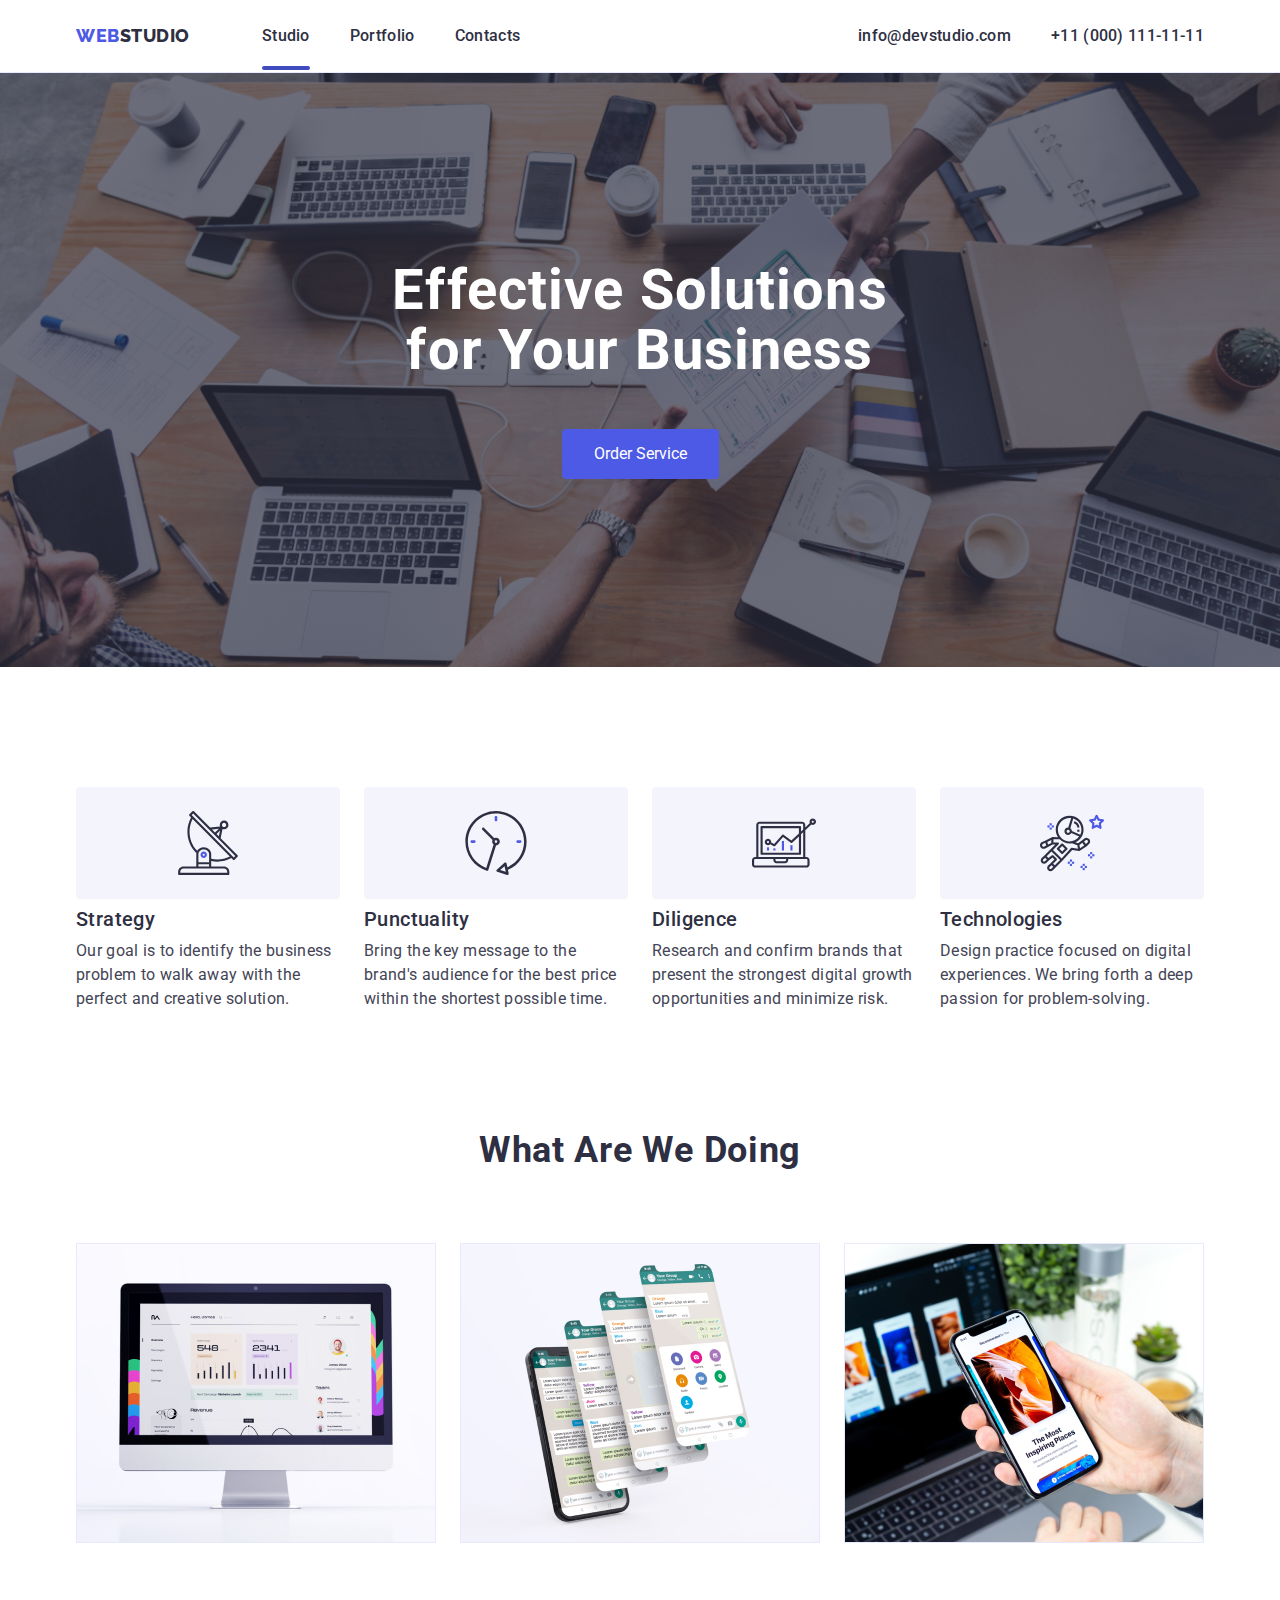
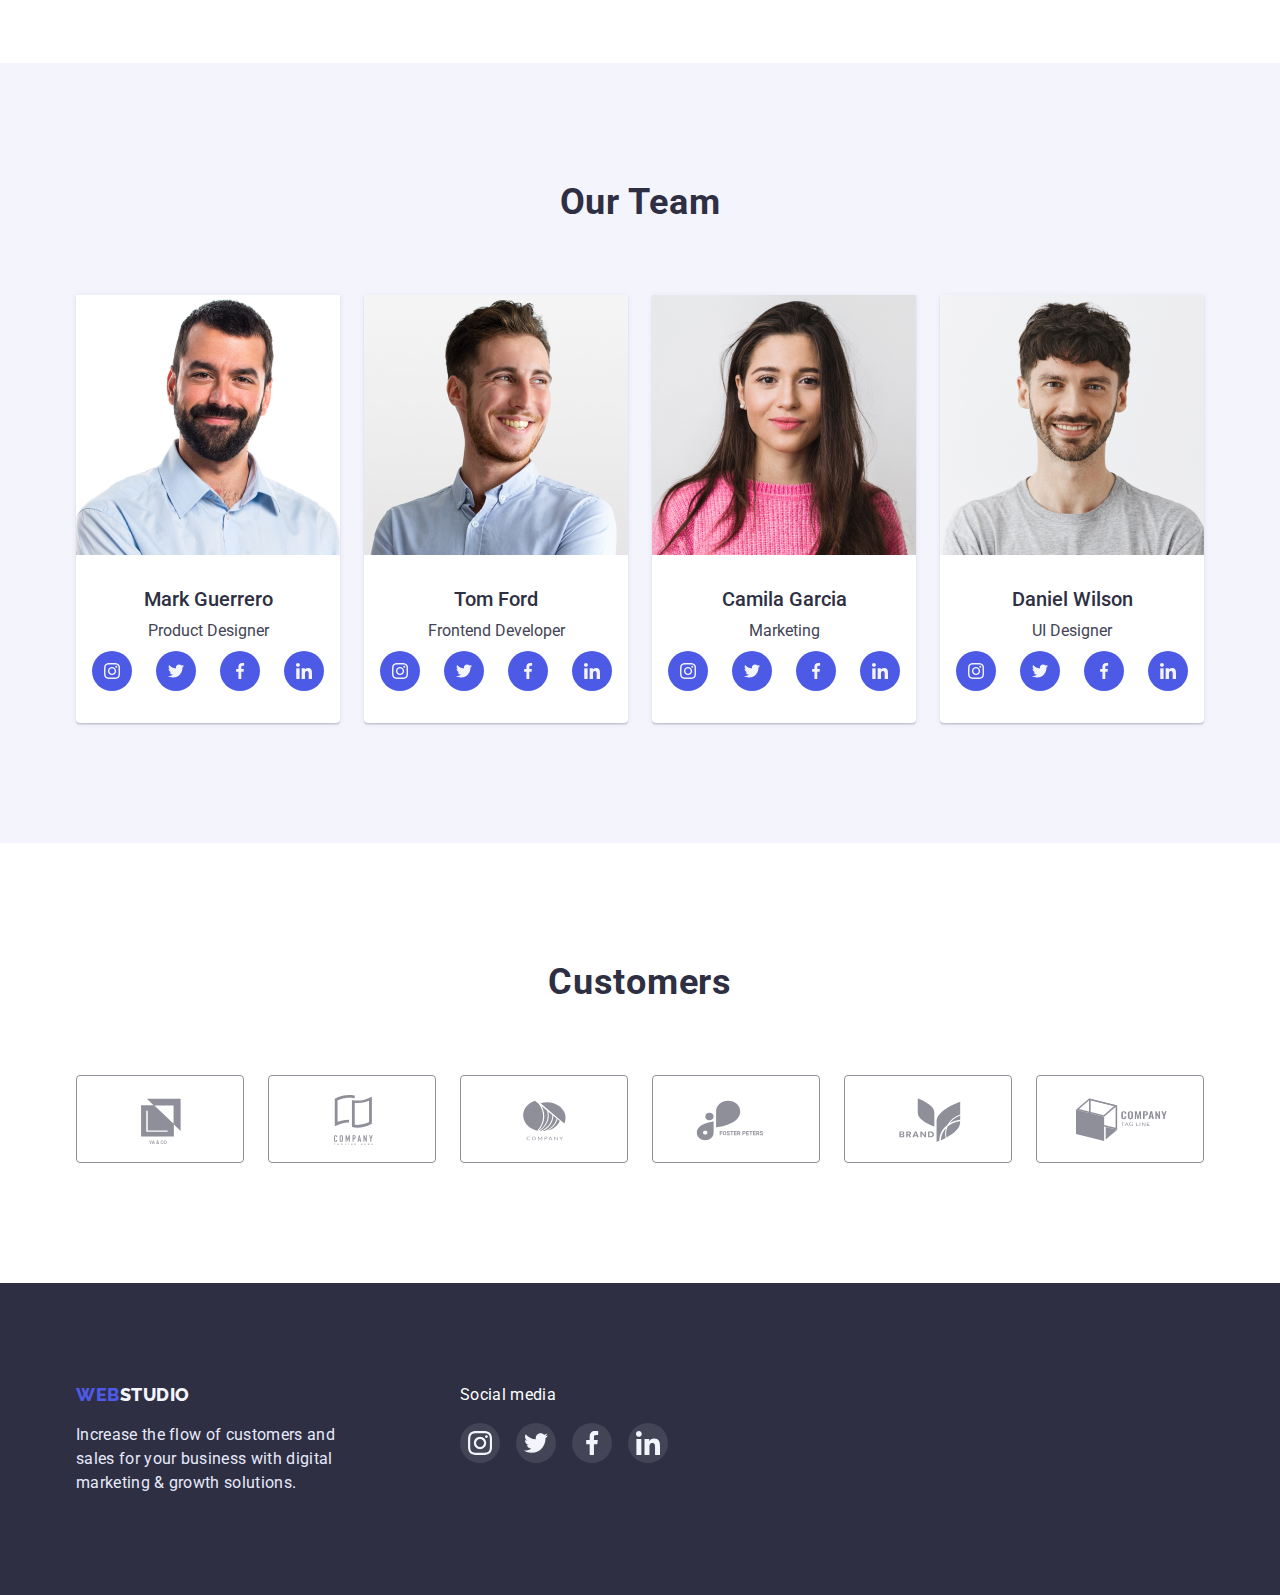
<file: index.html>
<!DOCTYPE html>
<html lang="en">

<head>
    <meta charset="UTF-8">
    <meta http-equiv="X-UA-Compatible" content="IE=edge">
    <meta name="viewport" content="width=device-width, initial-scale=1.0">
    <title>HW5 WebStudio</title>
    <link rel="preconnect" href="https://fonts.googleapis.com" />
    <link rel="preconnect" href="https://fonts.gstatic.com" crossorigin />
    <link 
        href="https://fonts.googleapis.com/css2?family=Roboto:wght@400;500;700&family=Raleway:wght@800&display=swap" 
        rel="stylesheet" />
    <link rel="stylesheet" href="https://cdn.jsdelivr.net/npm/modern-normalize@1.1.0/modern-normalize.min.css">
    <link rel="stylesheet" href="./css/styles.css" />
</head>

<body>
    <header class="header">
        <div class="container">
            <nav class="nav">
                <a class="header-logo link" href="./index.html"><span>Web</span>Studio</a>
                <ul class="nav-list list">
                    <li class="nav-item"><a class="header-links link current" href="./index.html">Studio</a></li>
                    <li class="nav-item"><a class="header-links link" href="./portfolio.html">Portfolio</a></li>
                    <li class="nav-item"><a class="header-links link" href="#">Contacts</a></li>
                </ul>
            </nav>
            <address class="address">
                <ul class="address-list list">
                    <li class="address-item">
                        <a class="header-address link" href="mailto:info@devstudio.com">info@devstudio.com</a>
                    </li>
                    <li class="address-item">
                        <a class="header-address link" href="tel:+110001111111">+11 (000) 111-11-11</a>
                    </li>
                </ul>
            </address>
        </div>
    </header>
    <main>
        <section class="hero">
            <div class="container">
                <h1 class="hero-title">Effective Solutions for Your Business</h1>
                <button type="button" class="service-button" data-modal-open>Order Service</button>
            </div>
        </section>
        <section class="benefits">
            <div class="container">
                <h2 class="section-title hide">Benefits</h2>
                <ul class="ul-imgs list">
                    <li class="benefits-item">
                        <div class="benefits-icon">
                            <svg class="ben-icon" height="64" width="64">
                                <use href="./images/icons.svg#icon-strategy"></use>
                            </svg>
                        </div>
                        <h3 class="section-subtitle">Strategy</h3>
                        <p class="section-description">Our goal is to identify the business problem to walk away with the perfect and
                            creative solution.
                        </p>
                    </li>
                    <li class="benefits-item">
                        <div class="benefits-icon">
                            <svg class="ben-icon" height="64" width="64">
                                <use href="./images/icons.svg#icon-punctuality"></use>
                            </svg>
                        </div>
                        <h3 class="section-subtitle">Punctuality</h3>
                        <p class="section-description">Bring the key message to the brand's audience for the best price within the
                            shortest possible
                            time.</p>
                    </li>
                    <li class="benefits-item">
                        <div class="benefits-icon">
                            <svg class="ben-icon" height="64" width="64">
                                <use href="./images/icons.svg#icon-diligence"></use>
                            </svg>
                        </div>
                        <h3 class="section-subtitle">Diligence</h3>
                        <p class="section-description">Research and confirm brands that present the strongest digital growth
                            opportunities and minimize
                            risk.</p>
                    </li>
                    <li class="benefits-item">
                        <div class="benefits-icon">
                            <svg class="ben-icon" height="64" width="64">
                                <use href="./images/icons.svg#icon-technologies"></use>
                            </svg>
                        </div>
                        <h3 class="section-subtitle">Technologies</h3>
                        <p class="section-description">Design practice focused on digital experiences. We bring forth a deep passion for
                            problem-solving.</p>
                    </li>
                </ul>
            </div>
        </section>
        <section class="photos">
            <div class="container">
                <h2 class="section-title">What are we doing</h2>
                <ul class="ul-imgs list">
                    <li>
                        <img src="./images/Desktop.jpg" alt="Desktop" width="360" />
                    </li>
                    <li>
                        <img src="./images/Mobile.jpg" alt="Mobile app" width="360" />
                    </li>
                    <li>
                        <img src="./images/Result.jpg" alt="Result" width="360" />
                    </li>
                </ul>
            </div>
        </section>
        <section class="section-team section">
            <div class="container">
                <h2 class="section-title">Our Team</h2>
                <ul class="list ul-imgs">
                    <li class="teammates">
                        <img src="./images/Mark.jpg" alt="Mark Guerrero" width="264" />
                        <div class="team-block">
                            <h3 class="team-subtitle">Mark Guerrero</h3>
                            <p class="team-description">Product Designer</p>
                            <ul class="social-list list">
                                <li class="social-item">
                                    <a href="#" class="social-link">
                                        <svg class="social-icon">
                                            <use href="./images/icons.svg#icon-teaminstagram"></use>
                                        </svg>
                                    </a>
                                </li>
                                <li class="social-item">
                                    <a href="#" class="social-link">
                                        <svg class="social-icon">
                                            <use href="./images/icons.svg#icon-teamtwit"></use>
                                        </svg>
                                    </a>
                                </li>
                                <li class="social-item">
                                    <a href="#" class="social-link">
                                        <svg class="social-icon">
                                            <use href="./images/icons.svg#icon-teamface"></use>
                                        </svg>
                                    </a>
                                </li><li class="social-item">
                                    <a href="#" class="social-link">
                                        <svg class="social-icon">
                                            <use href="./images/icons.svg#icon-teamlink"></use>
                                        </svg>
                                    </a>
                                </li>
                            </ul>
                        </div>
                    </li>
                    <li class="teammates">
                        <img src="./images/Tom.jpg" alt="Tom Ford" width="264" />
                        <div class="team-block">
                            <h3 class="team-subtitle">Tom Ford</h3>
                            <p class="team-description">Frontend Developer</p>
                            <ul class="social-list list">
                                <li class="social-item">
                                    <a href="#" class="social-link">
                                        <svg class="social-icon">
                                            <use href="./images/icons.svg#icon-teaminstagram"></use>
                                        </svg>
                                    </a>
                                </li>
                                <li class="social-item">
                                    <a href="#" class="social-link">
                                        <svg class="social-icon">
                                            <use href="./images/icons.svg#icon-teamtwit"></use>
                                        </svg>
                                    </a>
                                </li>
                                <li class="social-item">
                                    <a href="#" class="social-link">
                                        <svg class="social-icon">
                                            <use href="./images/icons.svg#icon-teamface"></use>
                                        </svg>
                                    </a>
                                </li>
                                <li class="social-item">
                                    <a href="#" class="social-link">
                                        <svg class="social-icon">
                                            <use href="./images/icons.svg#icon-teamlink"></use>
                                        </svg>
                                    </a>
                                </li>
                            </ul>
                        </div>
                    </li>
                    <li class="teammates">
                        <img src="./images/Camila.jpg" alt="Camila Garcia" width="264" />
                        <div class="team-block">
                            <h3 class="team-subtitle">Camila Garcia</h3>
                            <p class="team-description">Marketing</p>
                            <ul class="social-list list">
                                <li class="social-item">
                                    <a href="#" class="social-link">
                                        <svg class="social-icon">
                                            <use href="./images/icons.svg#icon-teaminstagram"></use>
                                        </svg>
                                    </a>
                                </li>
                                <li class="social-item">
                                    <a href="#" class="social-link">
                                        <svg class="social-icon">
                                            <use href="./images/icons.svg#icon-teamtwit"></use>
                                        </svg>
                                    </a>
                                </li>
                                <li class="social-item">
                                    <a href="#" class="social-link">
                                        <svg class="social-icon">
                                            <use href="./images/icons.svg#icon-teamface"></use>
                                        </svg>
                                    </a>
                                </li>
                                <li class="social-item">
                                    <a href="#" class="social-link">
                                        <svg class="social-icon">
                                            <use href="./images/icons.svg#icon-teamlink"></use>
                                        </svg>
                                    </a>
                                </li>
                            </ul>
                        </div>
                    </li>
                    <li class="teammates">
                        <img src="./images/Daniel.jpg" alt="Daniel Wilson" width="264" />
                        <div class="team-block">
                            <h3 class="team-subtitle">Daniel Wilson</h3>
                            <p class="team-description">UI Designer</p>
                            <ul class="social-list list">
                                <li class="social-item">
                                    <a href="#" class="social-link">
                                        <svg class="social-icon">
                                            <use href="./images/icons.svg#icon-teaminstagram"></use>
                                        </svg>
                                    </a>
                                </li>
                                <li class="social-item">
                                    <a href="#" class="social-link">
                                        <svg class="social-icon">
                                            <use href="./images/icons.svg#icon-teamtwit"></use>
                                        </svg>
                                    </a>
                                </li>
                                <li class="social-item">
                                    <a href="#" class="social-link">
                                        <svg class="social-icon">
                                            <use href="./images/icons.svg#icon-teamface"></use>
                                        </svg>
                                    </a>
                                </li>
                                <li class="social-item">
                                    <a href="#" class="social-link">
                                        <svg class="social-icon">
                                            <use href="./images/icons.svg#icon-teamlink"></use>
                                        </svg>
                                    </a>
                                </li>
                            </ul>
                        </div>
                    </li>
                </ul>
            </div>
        </section>
        <section class="section-customers">
            <div class="container">
                <h2 class="section-title">Customers</h2>
                <ul class="ul-customers list">
                    <li class="li-customers">
                        <a class="customers-icon" href="#">
                            <svg class="svg-images" width="104" height="54">
                                <use href="./images/icons.svg#icon-comp1"></use>
                            </svg>
                        </a>
                    </li>
                    <li class="li-customers">
                        <a class="customers-icon" href="#">
                            <svg class="svg-images" width="104" height="54">
                                <use href="./images/icons.svg#icon-comp2"></use>
                            </svg>
                        </a>
                    </li>
                    <li class="li-customers">
                        <a class="customers-icon" href="#">
                            <svg class="svg-images" width="104" height="54">
                                <use href="./images/icons.svg#icon-comp3"></use>
                            </svg>
                        </a>
                    </li>
                    <li class="li-customers">
                        <a class="customers-icon" href="#">
                            <svg class="svg-images" width="104" height="54">
                                <use href="./images/icons.svg#icon-comp4"></use>
                            </svg>
                        </a>
                    </li>
                    <li class="li-customers">
                        <a class="customers-icon" href="#">
                            <svg class="svg-images" width="104" height="54">
                                <use href="./images/icons.svg#icon-comp5"></use>
                            </svg>
                        </a>
                    </li>
                    <li class="li-customers">
                        <a class="customers-icon" href="#">
                            <svg class="svg-images" width="104" height="54">
                                <use href="./images/icons.svg#icon-comp6"></use>
                            </svg>
                        </a>
                    </li>
                </ul>
            </div>
        </section>
    </main>
    <footer class="footer">
        <div class="container">
            <div class="footer-l">
                <a class="footer-logo link" href="./index.html"><span>Web</span>Studio</a>
                <p class="footer-paragraph">Increase the flow of customers and sales for your business with digital marketing & growth
                    solutions.</p>
            </div>
            <div class="media">
                <p class="social-text">Social media</p>
                <ul class="ul-footer list">
                    <li class="msocials-item">
                        <a class="footer-icon" href="#">
                            <svg class="svg-footer" width="24" height="24">
                                <use href="./images/icons.svg#icon-instagram"></use>
                            </svg>
                        </a>
                    </li>
                    <li class="msocials-item">
                        <a class="footer-icon" href="#">
                            <svg class="svg-footer" width="24" height="24">
                                <use href="./images/icons.svg#icon-twitter"></use>
                            </svg>
                        </a>
                    </li>
                    <li class="msocials-item">
                        <a class="footer-icon" href="#">
                            <svg class="svg-footer" width="24" height="24">
                                <use href="./images/icons.svg#icon-facebook"></use>
                            </svg>
                        </a>
                    </li>
                    <li class="msocials-item">
                        <a class="footer-icon" href="#">
                            <svg class="svg-footer" width="24" height="24">
                                <use href="./images/icons.svg#icon-linkedin"></use>
                            </svg>
                        </a>
                    </li>
                </ul>
            </div>
        </div>
    </footer>
    <div class="backdrop is-hidden" data-modal>
        <div class="modal">
            <button class="modal-close" type="button" data-modal-close>
                <svg class='close-icon' width="8" height="8">
                    <use href="./images/icons.svg#icon-close"></use>
                </svg>
            </button>
        </div>
    </div>
    <script src="./js/modal.js"></script>
</body>

</html>
</file>
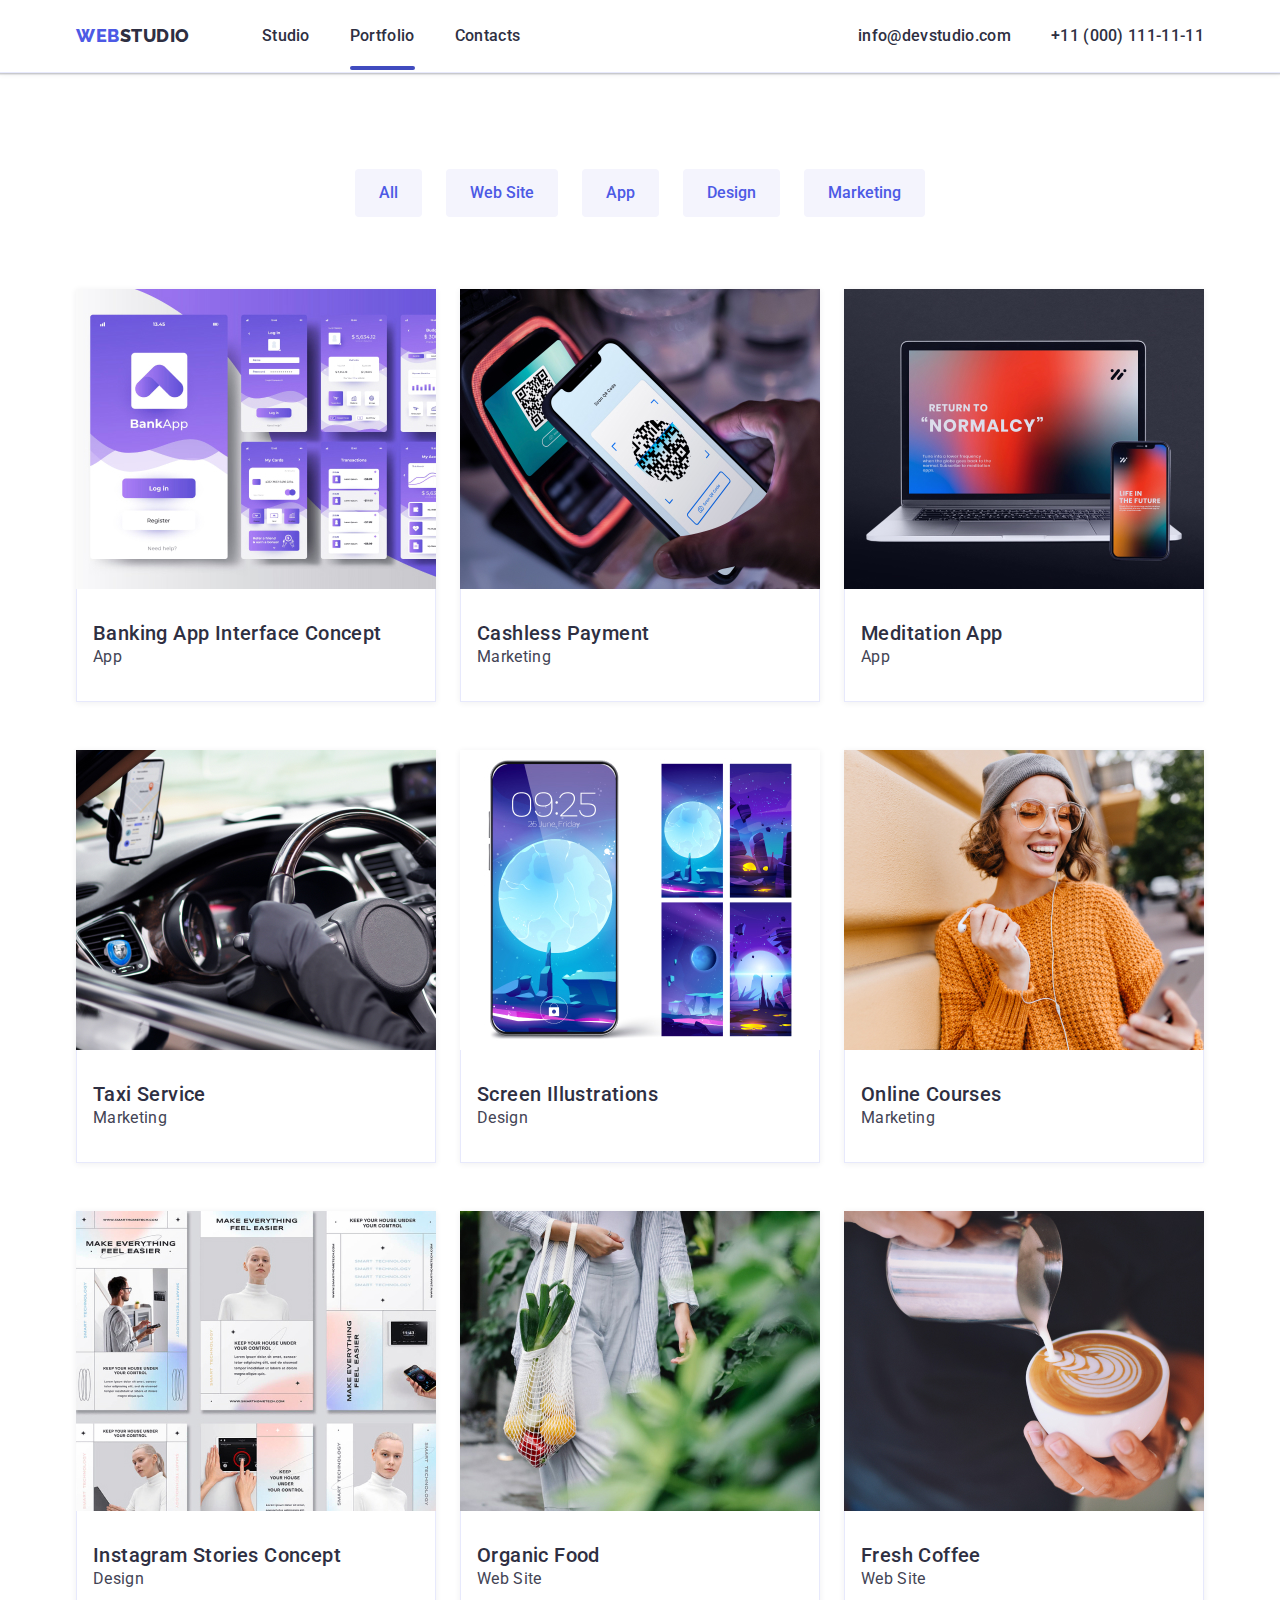
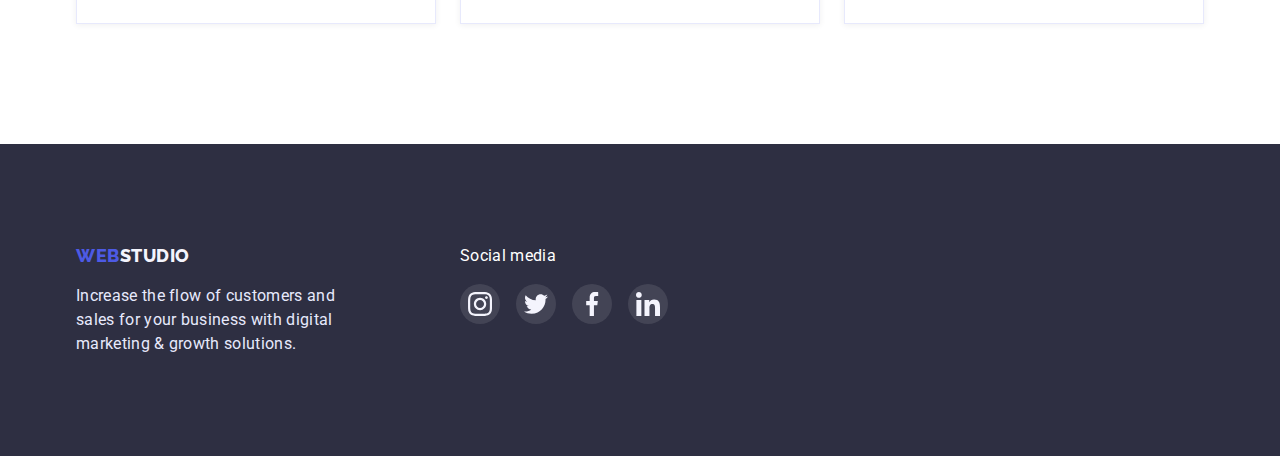
<file: portfolio.html>
<!DOCTYPE html>
<html lang="en">

<head>
    <meta charset="UTF-8">
    <meta http-equiv="X-UA-Compatible" content="IE=edge">
    <meta name="viewport" content="width=device-width, initial-scale=1.0">
    <title>HW5 Portfolio</title>
    <link rel="preconnect" href="https://fonts.googleapis.com" />
    <link rel="preconnect" href="https://fonts.gstatic.com" crossorigin />
    <link 
        href="https://fonts.googleapis.com/css2?family=Roboto:wght@400;500;700&family=Raleway:wght@800&display=swap"
        rel="stylesheet" />
    <link rel="stylesheet" href="https://cdn.jsdelivr.net/npm/modern-normalize@1.1.0/modern-normalize.min.css">
    <link rel="stylesheet" href="./css/styles.css" />
</head>

<body>
    <header class="header">
        <div class="container">
            <nav class="nav">
                <a class="header-logo link" href="./index.html"><span>Web</span>Studio</a>
                <ul class="list nav-list">
                    <li class="nav-item"><a class="header-links link" href="./index.html">Studio</a></li>
                    <li class="nav-item"><a class="header-links link current" href="./portfolio.html">Portfolio</a></li>
                    <li class="nav-item"><a class="header-links link" href="#">Contacts</a></li>
                </ul>
            </nav>
            <address class="address">
                <ul class="address-list list">
                    <li class="address-item">
                        <a class="header-address link" href="mailto:info@devstudio.com">info@devstudio.com</a>
                    </li>
                    <li class="address-item">
                        <a class="header-address link" href="tel:+110001111111">+11 (000) 111-11-11</a>
                    </li>
                </ul>
            </address>
        </div>
    </header>
    <main>
        <section class="section-portfolio">
            <div class="container">
                <h1 class="hide">Portfolio</h1>
                <ul class="portfolio-list list">
                    <li>
                        <button class="portfolio-button" type="button">All</button>
                    </li>
                    <li>
                        <button class="portfolio-button" type="button">Web Site</button>
                    </li>
                    <li>
                        <button class="portfolio-button" type="button">App</button>
                    </li>
                    <li>
                        <button class="portfolio-button" type="button">Design</button>
                    </li>
                    <li>
                        <button class="portfolio-button" type="button">Marketing</button>
                    </li>
                </ul>
                <ul class="portfolio-imgs list">
                    <li class="portfolio-card">
                        <a class="card-link link" href="#">
                            <div class="card-wrap">
                                <div class="card-overlay">
                                    <p>
                                        14 Stylish and User-Friendly App Design Concepts · Task
                                        Manager App · Calorie Tracker App · Exotic Fruit Ecommerce
                                        App · Cloud Storage App
                                    </p>
                                </div>
                                <img class="card" src="./images/banking.jpg" alt="Banking App Interface Concept" width="360" height="300"/>
                            </div>
                            <div class="div-card">
                                <h2 class="portfolio-subtitle">Banking App Interface Concept</h2>
                                <p class="portfolio-description">App</p>
                            </div>
                        </a>
                    </li>
                    <li class="portfolio-card">
                        <a class="card-link link" href="#">
                            <div class="card-wrap">
                                <div class="card-overlay">
                                    <p>
                                        14 Stylish and User-Friendly App Design Concepts · Task
                                        Manager App · Calorie Tracker App · Exotic Fruit Ecommerce
                                        App · Cloud Storage App
                                    </p>
                                </div>
                                <img class="card" src="./images/cashless.jpg" alt="Cashless Payment" width="360" height="300"/>
                            </div>
                            <div class="div-card">
                                <h2 class="portfolio-subtitle">Cashless Payment</h2>
                                <p class="portfolio-description">Marketing</p>
                            </div>
                        </a>
                    </li>
                    <li class="portfolio-card">
                        <a class="card-link link" href="#">
                            <div class="card-wrap">
                                <div class="card-overlay">
                                    <p>
                                        14 Stylish and User-Friendly App Design Concepts · Task
                                        Manager App · Calorie Tracker App · Exotic Fruit Ecommerce
                                        App · Cloud Storage App
                                    </p>
                                </div>
                                <img class="card" src="./images/meditation.jpg" alt="Meditation App" width="360" height="300"/>
                            </div>
                            <div class="div-card">
                                <h2 class="portfolio-subtitle">Meditation App</h2>
                                <p class="portfolio-description">App</p>
                            </div>
                        </a>
                    </li>
                    <li class="portfolio-card">
                        <a class="card-link link" href="#">
                            <div class="card-wrap">
                                <div class="card-overlay">
                                    <p>
                                        14 Stylish and User-Friendly App Design Concepts · Task
                                        Manager App · Calorie Tracker App · Exotic Fruit Ecommerce
                                        App · Cloud Storage App
                                    </p>
                                </div>
                                <img class="card" src="./images/taxi.jpg" alt="Taxi Service" width="360" height="300"/>
                            </div>
                            <div class="div-card">
                                <h2 class="portfolio-subtitle">Taxi Service</h2>
                                <p class="portfolio-description">Marketing</p>
                            </div>
                        </a>
                    </li>
                    <li class="portfolio-card">
                        <a class="card-link link" href="#">
                            <div class="card-wrap">
                                <div class="card-overlay">
                                    <p>
                                        14 Stylish and User-Friendly App Design Concepts · Task
                                        Manager App · Calorie Tracker App · Exotic Fruit Ecommerce
                                        App · Cloud Storage App
                                    </p>
                                </div>
                                <img class="card" src="./images/screen.jpg" alt="Screen Illustrations" width="360" height="300"/>
                            </div>
                            <div class="div-card">
                                <h2 class="portfolio-subtitle">Screen Illustrations</h2>
                                <Design class="portfolio-description">Design</p>
                            </div>
                        </a>
                    </li>
                    <li class="portfolio-card">
                        <a class="card-link link" href="#">
                            <div class="card-wrap">
                                <div class="card-overlay">
                                    <p>
                                        14 Stylish and User-Friendly App Design Concepts · Task
                                        Manager App · Calorie Tracker App · Exotic Fruit Ecommerce
                                        App · Cloud Storage App
                                    </p>
                                </div>
                                <img class="card" src="./images/online.jpg" alt="Online Courses" width="360" height="300"/>
                            </div>
                            <div class="div-card">
                                <h2 class="portfolio-subtitle">Online Courses</h2>
                                <p class="portfolio-description">Marketing</p>
                            </div>
                        </a>
                    </li>
                    <li class="portfolio-card">
                        <a class="card-link link" href="#">
                            <div class="card-wrap">
                                <div class="card-overlay">
                                    <p>
                                        14 Stylish and User-Friendly App Design Concepts · Task
                                        Manager App · Calorie Tracker App · Exotic Fruit Ecommerce
                                        App · Cloud Storage App
                                    </p>
                                </div>
                                <img class="card" src="./images/instagram.jpg" alt="Instagram Stories Concept" width="360" height="300"/>
                            </div>
                            <div class="div-card">
                                <h2 class="portfolio-subtitle">Instagram Stories Concept</h2>
                                <p class="portfolio-description">Design</p>
                            </div>
                        </a>
                    </li>
                    <li class="portfolio-card">
                        <a class="card-link link" href="#">
                            <div class="card-wrap">
                                <div class="card-overlay">
                                    <p>
                                        14 Stylish and User-Friendly App Design Concepts · Task
                                        Manager App · Calorie Tracker App · Exotic Fruit Ecommerce
                                        App · Cloud Storage App
                                    </p>
                                </div>
                                <img class="card" src="./images/organic.jpg" alt="Organic Food" width="360" height="300"/>
                            </div>
                            <div class="div-card">
                                <h2 class="portfolio-subtitle">Organic Food</h2>
                                <p class="portfolio-description">Web Site</p>
                            </div>
                        </a>
                    </li>
                    <li class="portfolio-card">
                        <a class="card-link link" href="#">
                            <div class="card-wrap">
                                <div class="card-overlay">
                                    <p>
                                        14 Stylish and User-Friendly App Design Concepts · Task
                                        Manager App · Calorie Tracker App · Exotic Fruit Ecommerce
                                        App · Cloud Storage App
                                    </p>
                                </div>
                                <img class="card" src="./images/fresh.jpg" alt="Fresh Coffee" width="360" height="300"/>
                            </div>
                            <div class="div-card">
                                <h2 class="portfolio-subtitle">Fresh Coffee</h2>
                                <p class="portfolio-description">Web Site</p>
                            </div>
                        </a>
                    </li>
                </ul>
            </div>
        </section>
    </main>
    <footer class="footer">
        <div class="container">
            <div class="footer-l">
                <a class="footer-logo" href="./index.html"><span>Web</span>Studio</a>
                <p class="footer-paragraph">Increase the flow of customers and sales for your business with digital
                    marketing & growth
                    solutions.</p>
            </div>
            <div class="media">
                <p class="social-text">Social media</p>
                <ul class="ul-footer list">
                    <li class="msocials-item">
                        <a class="footer-icon" href="#">
                            <svg class="svg-footer" width="24" height="24">
                                <use href="./images/icons.svg#icon-instagram"></use>
                            </svg>
                        </a>
                    </li>
                    <li class="msocials-item">
                        <a class="footer-icon" href="#">
                            <svg class="svg-footer" width="24" height="24">
                                <use href="./images/icons.svg#icon-twitter"></use>
                            </svg>
                        </a>
                    </li>
                    <li class="msocials-item">
                        <a class="footer-icon" href="#">
                            <svg class="svg-footer" width="24" height="24">
                                <use href="./images/icons.svg#icon-facebook"></use>
                            </svg>
                        </a>
                    </li>
                    <li class="msocials-item">
                        <a class="footer-icon" href="#">
                            <svg class="svg-footer" width="24" height="24">
                                <use href="./images/icons.svg#icon-linkedin"></use>
                            </svg>
                        </a>
                    </li>
                </ul>
            </div>
        </div>
    </footer>
</body>

</html>
</file>
<file: css/styles.css>
:root{
    --color-dark: #2E2F42;
    --color-pressed-state: #404BBF;
    --color-primary-brand: #4D5AE5;
    --color-success: #31D0AA;
    --color-text: #434455;
    --color-subtle-text: #8E8F99;
    --color-accent: #E7E9FC;
    --color-light:#F4F4FD;
    --color-modal-overlay: #2E2F42;
    --color-hero-background: #2E2F42;
    --color-white: #FFFFFF;

}

button {
    cursor: pointer;
    color: inherit;
    border: none;
}

body {
    font-family: 'Roboto', sans-serif;
    color: var(--color-white);
    font-size: 16px;
    background-color: var(--color-white);

}
.header {
    padding-top: 24px;
    padding-bottom: 24px;
    border-bottom: 1px solid var(--color-accent);
    box-shadow: 0px 2px 1px rgba(46, 47, 66, 0.08), 0px 1px 1px rgba(46, 47, 66, 0.16), 0px 1px 6px rgba(46, 47, 66, 0.08); 
}
.container {
    max-width: 1158px;
    margin: 0 auto;
    padding: 0 15px;
}
.header .container {
    display: flex;
    align-items: center;
}
.list {
    list-style: none;
    margin: 0 auto;
    padding: 0;
}
.link {
    text-decoration: none;
}

.nav {
    display: flex;
    align-items: center;
    margin-right: auto;
}

.nav-list {
    display: flex;
    align-items: center;
    gap: 40px;
    margin-right: auto;
}

.address {
    display: flex;
    align-items: center;
}

.address-list {
    display: flex;
    align-items: center;
    gap: 40px;
}
p, h1, h2, h3, h4, h5, h6{
    margin-top: 0;
    margin-bottom: 0;
}
.header-logo {
    font-size: 18px;
    color: var(--color-dark);
    font-family: 'Raleway', sans-serif;
    font-weight: 800;
    text-transform: uppercase;
    text-decoration: none;
    letter-spacing: 0.03em;
    line-height: 1.33;
    margin-right: 72px;
}
.header-logo > span {
    color: var(--color-primary-brand);
}
.footer-logo {
    font-size: 18px;
    color: var(--color-light);
    font-family: 'Raleway', sans-serif;
    font-weight: 800;
    text-transform: uppercase;
    text-decoration: none;
    letter-spacing: 0.03em;
    line-height: 1.33;
}
.footer-logo>span {
    color: var(--color-primary-brand);
}
.footer-paragraph{
    margin-top: 16px;
}
.section-description{
    line-height: 1.5;
    color: var(--color-text);
    letter-spacing: 0.02em;
}
.section-team{
    background-color: var(--color-light);
}
.teammates{
    background-color: var(--color-white);
}
.service-button {
    color: var(--color-white);
    background-color: var(--color-primary-brand);
    border-radius: 4px;
    padding: 16px 32px 16px 32px;
    margin-left: auto;
    margin-right: auto;
    display: block;
    cursor: pointer;
    color: inherit;
    border: none;
    transition: background-color 250ms cubic-bezier(0.4, 0, 0.2, 1);

}

.service-button:hover {
    background-color: var(--color-pressed-state);
}

.service-button:focus {
    background-color:var(--color-pressed-state);
}

.header .list .link {
    padding-top: 24px;
    padding-bottom: 24px;
    color: var(--color-dark);
    text-decoration: none;
    line-height: 1.5;
    letter-spacing: 0.02em;
    font-style: normal;
    font-weight: 500;
    transition: color 250ms cubic-bezier(0.4, 0, 0.2, 1);
}
.header-address {
    color: var(--color-dark);
    text-decoration: none;
    line-height: 1.5;
    letter-spacing: 0.02em;
    font-style: normal;
    padding-top: 24px;
    padding-bottom: 24px;
    transition: color 250ms cubic-bezier(0.4, 0, 0.2, 1);
}
.header .list .link {
    padding-top: 24px;
    padding-bottom: 24px;
    transition: color 250ms cubic-bezier(0.4, 0, 0.2, 1);
    position: relative;
}

.header .list .link:hover,
.header .list .link:focus,
.current {
    color: var(--color-pressed-state);
}
.current::after {
    content: '';
    display: block;
    position: absolute;
    bottom: -1px;
    width: 100%;
    height: 4px;
    background-color: var(--color-pressed-state);
    border-radius: 2px;
}

.hero{
    color: var(--color-white);
    padding-top: 188px;
    padding-bottom: 188px;
    text-align: center;
    background-size: cover;
    background-repeat: no-repeat;
    max-width: 1440px;
    margin-left: auto;
    margin-right: auto;
    background-color: rgba(46, 47, 66, 0.7);
    background-image: linear-gradient(rgba(46, 47, 66, 0.7), rgba(46, 47, 66, 0.7)), url('../images/people-office.jpg ');
}
.hero-title{
    color: var(--color-white);
    letter-spacing: 0.02em;
    width: 500px;
    font-size: 56px;
    line-height: 1.07;
    margin-left: auto;
    margin-right: auto;
    margin-bottom: 48px;
}
.benefits {
    padding-top: 120px;
}

.ul-imgs {
    display: flex;
    align-items: center;
    gap: 24px;
}
.hide{
    display: none;
    width: 1px;
    height: 1px;
    margin: -1px;
    border: 0;
    padding: 0;
    white-space: nowrap;
    clip-path: inset(100%);
    clip: rect(0 0 0 0);
    overflow: hidden;
    position: absolute;
}
.photos {
    padding: 120px 0;
}
.section {
    padding: 120px 0;
}
.section-subtitle{
    font-weight: 500;
    color: var(--color-dark);
    font-size: 20px;
    line-height: 1.2;
    letter-spacing: 0.02em;
    width: 264px;
    height: 24px;
    margin-bottom: 8px;
}
.section-title{
    color: var(--color-dark);
    font-size: 36px;
    line-height: 1.11;
    letter-spacing: 0.02em;
    text-transform: capitalize;
    text-align: center;
    margin-bottom: 72px;
    
}
.section-description{
    color:var(--color-text);
    margin-bottom: 0;
    width: 264px;
    height: 72px;
    line-height: 1.5;
    letter-spacing: 0.02em;
}
.teammates {
    background-color: var(--color-white);
        box-shadow: 0px 1px 6px rgba(46, 47, 66, 0.08), 0px 1px 1px rgba(46, 47, 66, 0.16), 0px 2px 1px rgba(46, 47, 66, 0.08);
        border-radius: 0px 0px 4px 4px;
}
img {
    display: block;
    max-width: 100%;
    height: auto;
}
.team-subtitle {
    margin-bottom: 8px;
    color:var(--color-dark);
    font-weight: 500;
    font-size: 20px;
    line-height: 1.2;
    text-align: center;
}

.team-description {
    margin-bottom: 0;
    color: var(--color-text);
    line-height: 1.5;
    text-align: center;
    margin-bottom: 8px;
}
.team-block {
    padding-top: 32px;
    padding-bottom: 32px;
    color: var(--color-white);
}
.footer{
    background-color: var(--color-dark);
    padding: 100px 0;
}
.footer-paragraph{
    line-height: 1.5;
    color: var(--color-accent);
    margin-bottom: 0;
    width: 264px;
    height: 72px;
    letter-spacing: 0.02em;
    
}
.footer-l {
    width: 264px;
}


.portfolio-button:hover {
    background-color: var(--color-pressed-state);
    color: var(--color-white);
    box-shadow: 0px 3px 1px rgba(0, 0, 0, 0.1), 0px 2px 1px rgba(0, 0, 0, 0.08), 0px 2px 2px rgba(0, 0, 0, 0.12);
}
.portfolio-button {
    padding: 12px 24px 12px 24px;
    background-color: var(--color-light);
    color: var(--color-primary-brand);
    font-family: inherit;
    font-weight: 500;
    font-size: 16px;
    line-height: 1.5;
    text-align: center;
    border-radius: 4px;
    border: none;
    cursor: pointer;
    display: block;
    transition: color 250ms cubic-bezier(0.4, 0, 0.2, 1), background-color 250ms cubic-bezier(0.4, 0, 0.2, 1),
        border-color 250ms cubic-bezier(0.4, 0, 0.2, 1), box-shadow 250ms cubic-bezier(0.4, 0, 0.2, 1);
}
.portfolio-button:focus {
    background-color: var(--color-pressed-state);
    color: var(--color-white);
    box-shadow: 0px 3px 1px rgba(0, 0, 0, 0.1), 0px 2px 1px rgba(0, 0, 0, 0.08), 0px 2px 2px rgba(0, 0, 0, 0.12);
}
.card-link {
    display: block;
    box-shadow: 0px 1px 6px rgba(46, 47, 66, 0.08);
    transition: box-shadow 250ms cubic-bezier(0.4, 0, 0.2, 1);
}
.card-link:hover,
.card-link:focus {
    box-shadow: 0px 1px 6px rgba(46, 47, 66, 0.08), 0px 1px 1px rgba(46, 47, 66, 0.16), 0px 2px 1px rgba(46, 47, 66, 0.08);
}
.section-portfolio {
    padding-top: 96px;
    padding-bottom: 120px;
}
.portfolio-list {
    display: flex;
    justify-content: center;
    align-items: center;
    gap: 24px;
}
.portfolio-button{
    margin-bottom: 72px;
}
.portfolio-imgs {
    display: flex;
    align-items: center;
    flex-wrap: wrap;
    gap: 48px 24px;
}
.div-card {
    padding-top: 32px;
    padding-bottom: 32px;
    padding-left: 16px;
    border-left: 1px solid var(--color-accent);
    border-right: 1px solid var(--color-accent);
    border-bottom: 1px solid var(--color-accent);
}
.portfolio-subtitle {
    font-weight: 500;
    font-size: 20px;
    line-height: 1.2;
    letter-spacing: 0.02em;
    color: var(--color-dark);
}
.portfolio-description {
    line-height: 1.5;
    letter-spacing: 0.02em;
    margin-bottom: 0;
    color: var(--color-text);
}

.benefits-icon {
    display: flex;
    justify-content: center;
    align-items: center;
    height: 112px;
    background-color: var(--color-light);
    background-image: url();
    border-radius: 4px;
    margin-bottom: 8px;
}
.benefits-item {
    flex-basis: calc((100% - 24px * 3) / 4);
}
.ben-icon{
    width: 64px;
    height: 64px;
}

.section-customers {
    padding-top: 120px;
    padding-bottom: 120px;
}
.customers-icon {
    display: flex;
    width: 100%;
    height: 88px;
    fill: var(--color-subtle-text);
    border: 1px solid var(--color-subtle-text);
    border-radius: 4px;
    align-items: center;
    justify-content: center;
    transition: fill 250ms cubic-bezier(0.4, 0, 0.2, 1), border-color 250ms cubic-bezier(0.4, 0, 0.2, 1);
}
.customers-icon:hover,
.customers-icon:focus {
    fill: var(--color-pressed-state);
    border-color: var(--color-pressed-state); 
}
.ul-customers {
    display: flex;
    gap: 24px;
}

.li-customers {
    width: 168px;
}
.section-team .social-link {
    background-color: var(--color-primary-brand);
    transition: background-color 250ms cubic-bezier(0.4, 0, 0.2, 1);
}
.section-team .social-link:hover,
.section-team .social-link:focus {
    background-color: var(--color-pressed-state);
}
.social-list {
    display: flex;
    gap: 24px;
    justify-content: center;
    align-items: center;
    padding: 0;
    margin-top: 8px;
}

.social-item {
    width: 40px;
    height: 40px;
}
.social-icon {
    width: 16px;
    height: 16px;
}
.social-link {
    display: flex;
    justify-content: center;
    align-items: center;
    fill: var(--color-light);
    width: 100%;
    height: 100%;
    border-radius: 50%;
}
.list {
    margin: 0 auto;
    padding: 0;
    list-style-type: none;
}
.msocials-item {
    width: 40px;
    height: 40px;
}
.media .footer-icon {
    background-color: rgba(255, 255, 255, 0.1);
}
.footer-icon{
    display: flex;
    width: 100%;
    height: 100%;
    fill: var(--color-light);
    border-radius: 50%;
    align-items: center;
    justify-content: center;
    gap: 24px;
    transition: background-color 250ms cubic-bezier(0.4, 0, 0.2, 1);
}
.footer-icon:focus,
.footer-icon:hover{
    background-color: var(--color-success);
}
.ul-footer {
    display: flex;
    gap: 16px;
    justify-content: center;
    align-items: center;
}
.footer-l {
    width: 264px;
}
.media{
    font-weight: 500px;
}
.footer .container {
    display: flex;
    gap: 120px;
}
.social-text{
    margin-bottom: 16px;
    letter-spacing: 0.02em;
    line-height: 1.5;
}

/* #Modal*/
.backdrop {
    position: fixed;
    top: 0;
    left: 0;
    width: 100%;
    height: 100%;
    background: rgba(46, 47, 66, 0.4);
    transition: opacity 250ms cubic-bezier(0.4, 0, 0.2, 1), visibility 250ms cubic-bezier(0.4, 0, 0.2, 1);
}

.backdrop.is-hidden {
    opacity: 0;
    visibility: hidden;
    pointer-events: none;
}

.backdrop.is-hidden .modal {
    transform: scale(0);
}

.card-wrap {
    position: relative;
    overflow: hidden;
}

.card-overlay {
    position: absolute;
    top: 0;
    height: 100%;
    color: var(--color-light);
    background-color: var(--color-primary-brand);
    padding: 40px 32px;
    transform: translateY(100%);
    transition: transform 250ms cubic-bezier(0.4, 0, 0.2, 1);
    font-family: 'Roboto';
    font-style: normal;
    font-weight: 400;
    font-size: 16px;
    line-height: 1.5;
    letter-spacing: 0.02em;
}
.card-link:hover .card-overlay,
.card-link:focus .card-overlay {
    transform: translateY(0%);
}

.modal {
    position: absolute;
    top: 50%;
    left: 50%;
    width: 100%;
    height: 100%;
    max-width: 408px;
    max-height: 576px;
    background: var(--color-light);
    border-radius: 4px;
    box-shadow: 0px 1px 1px rgba(0, 0, 0, 0.14), 0px 1px 3px rgba(0, 0, 0, 0.12),
        0px 2px 1px rgba(0, 0, 0, 0.2);
    transform: translate(-50%, -50%);
    transition: transform 250ms cubic-bezier(0.4, 0, 0.2, 1);
}

.modal-close {
    position: absolute;
    top: 24px;
    right: 24px;
    width: 24px;
    height: 24px;
    background: var(--color-accent);
    border: 1px solid rgba(0, 0, 0, 0.1);
    border-radius: 50%;
}
.close-icon{
    height: 21px;
}
</file>
